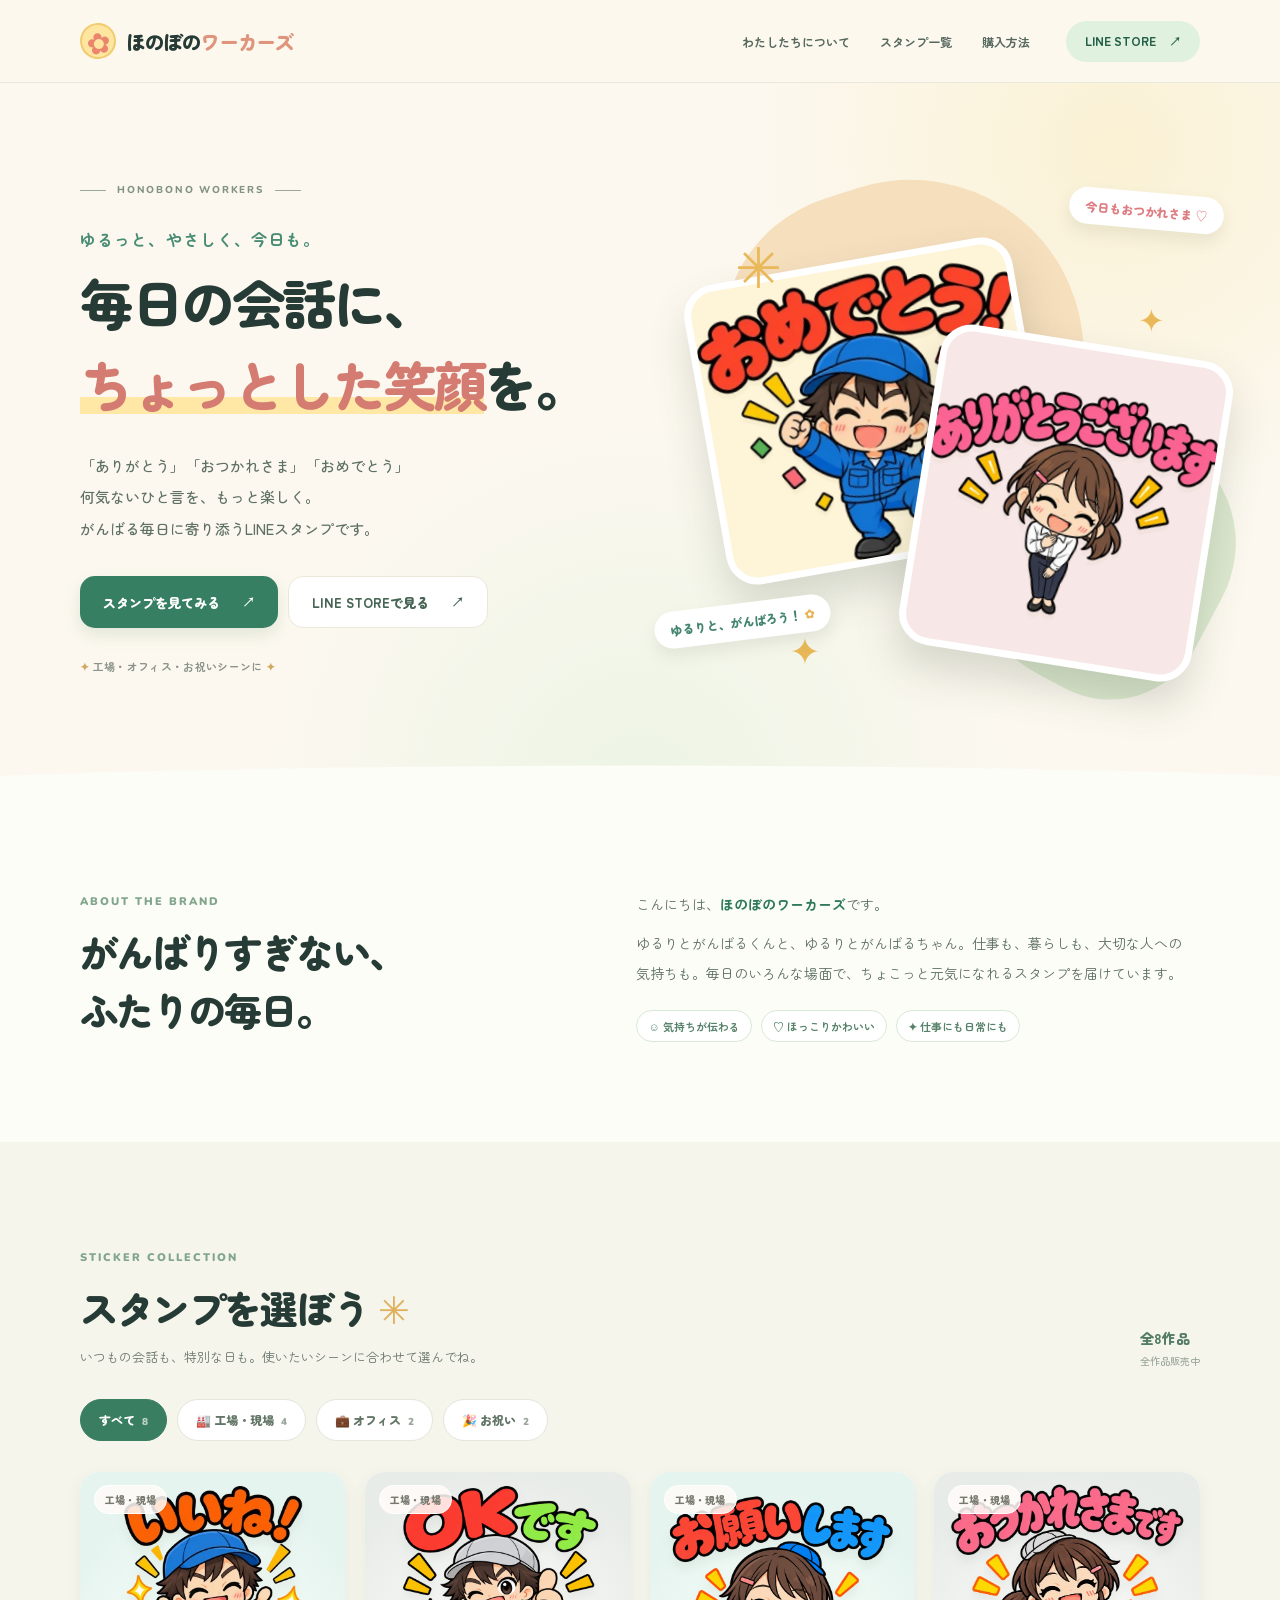
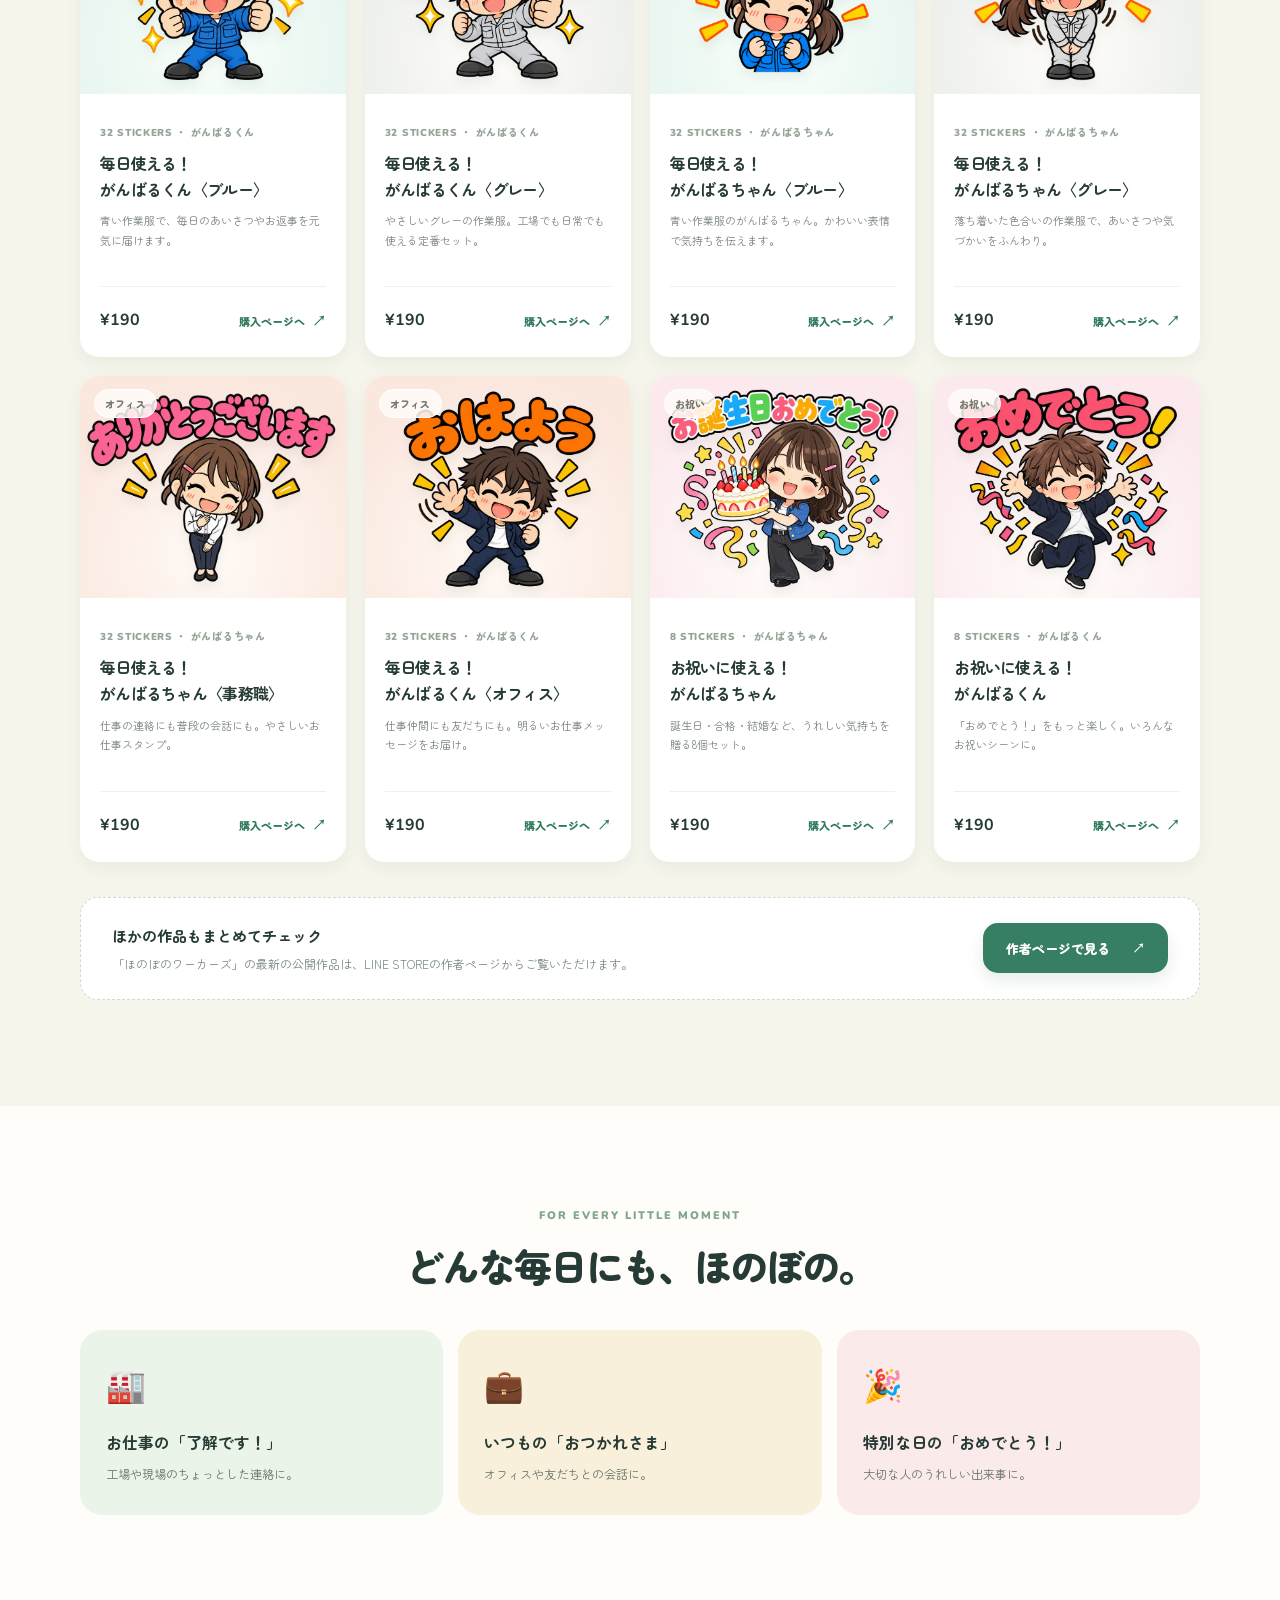
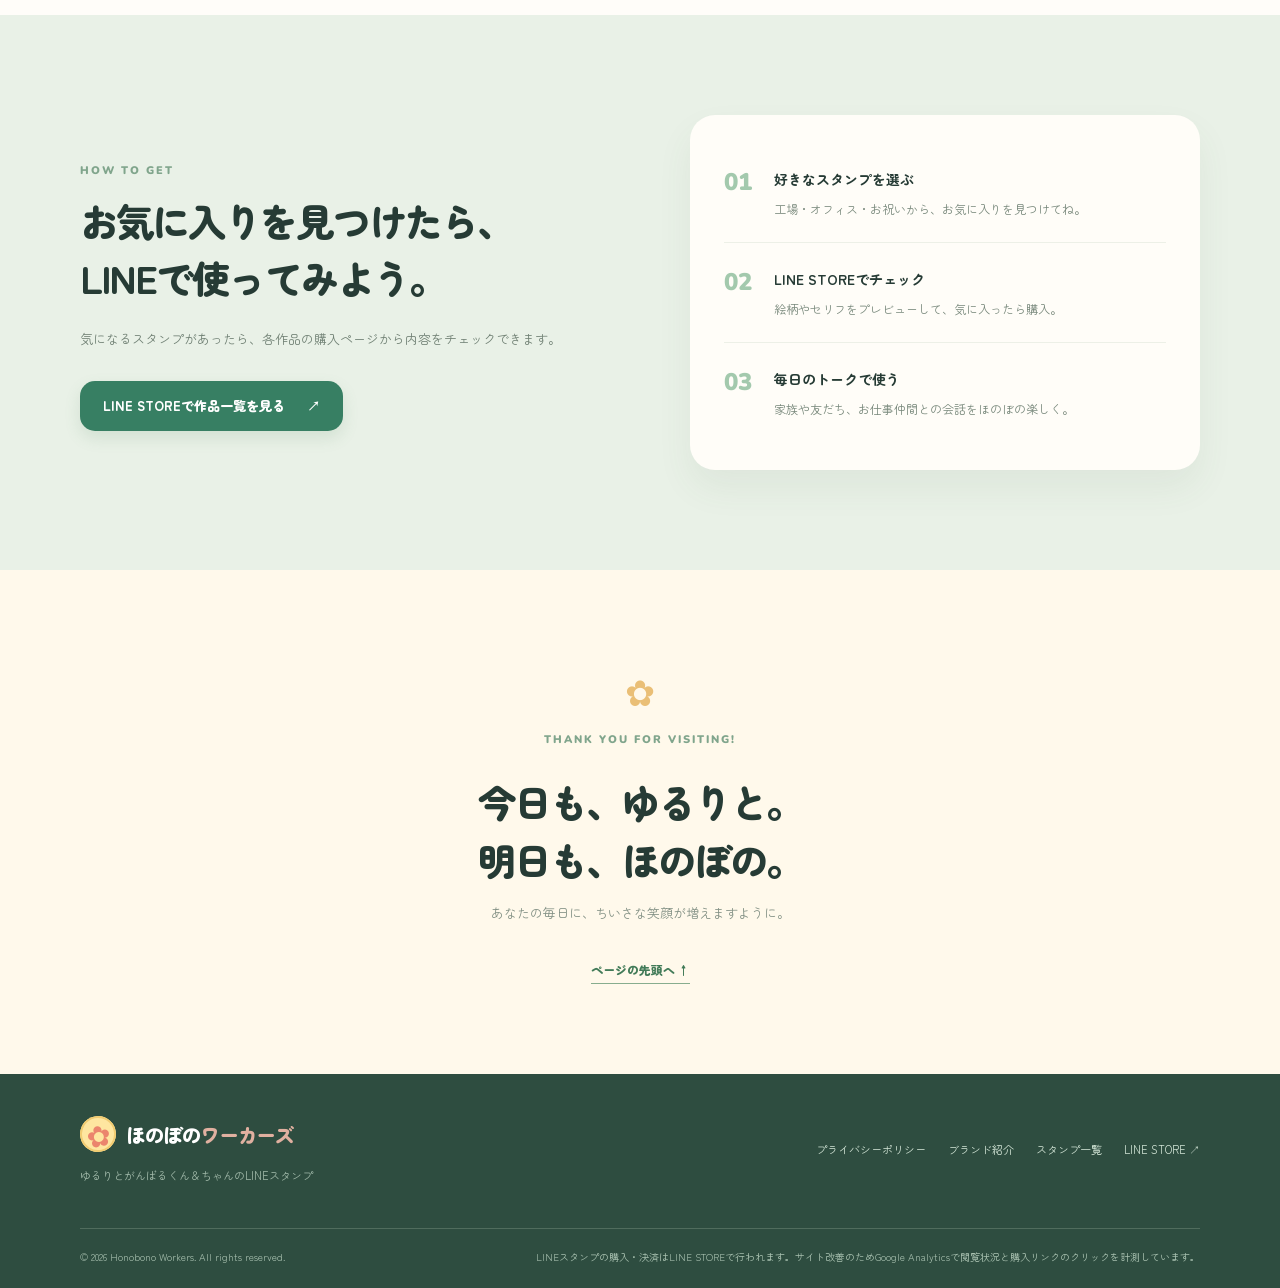
<file: index.html>
<!DOCTYPE html>

<html lang="ja">
<head>
<meta charset="utf-8"/>
<meta content="width=device-width, initial-scale=1" name="viewport"/>
<meta content="#fcf8ef" name="theme-color"/>
<meta content="ほのぼのワーカーズの公式LINEスタンプ紹介サイト。『ゆるりとがんばるくん』『ゆるりとがんばるちゃん』の、工場・現場、オフィス、誕生日や結婚のお祝いで使える、かわいいLINEスタンプをご紹介します。" name="description"/>
<meta content="website" property="og:type"/>
<meta content="ja_JP" property="og:locale"/>
<meta content="ほのぼのワーカーズ" property="og:site_name"/>
<meta content="ほのぼのワーカーズ｜毎日の会話に、ちょっとした笑顔を。" property="og:title"/>
<meta content="工場でも、オフィスでも、お祝いの日も。ゆるりとがんばるくん＆ちゃんのLINEスタンプ。" property="og:description"/>
<meta content="assets/ogp.jpg" property="og:image"/>
<meta content="summary_large_image" name="twitter:card"/>
<title>ほのぼのワーカーズ｜工場・オフィス・お祝いのLINEスタンプ</title>
<link href="assets/favicon.svg" rel="icon" type="image/svg+xml"/>
<link href="https://fonts.googleapis.com" rel="preconnect"/>
<link crossorigin="" href="https://fonts.gstatic.com" rel="preconnect"/>
<link href="https://fonts.googleapis.com/css2?family=Nunito:wght@400;600;700;800;900&amp;family=Zen+Maru+Gothic:wght@400;500;700;900&amp;display=swap" rel="stylesheet"/>
<link href="styles.css" rel="stylesheet"/>
<script type="application/ld+json">{"@context":"https://schema.org","@type":"WebSite","name":"ほのぼのワーカーズ","inLanguage":"ja","description":"工場・オフィス・お祝いで使えるLINEスタンプの公式紹介サイト","publisher":{"@type":"Organization","name":"ほのぼのワーカーズ","sameAs":["https://store.line.me/stickershop/author/6753349/ja"]}}</script>
<script async src="https://www.googletagmanager.com/gtag/js?id=G-D4K2JQMYRD"></script>
<script>
  window.dataLayer = window.dataLayer || [];
  function gtag(){dataLayer.push(arguments);}
  gtag('js', new Date());
  gtag('config', 'G-D4K2JQMYRD');
</script>
</head>
<body>
<div class="site-shell" id="top">
<header class="site-header">
<div class="container nav-wrap">
<a aria-label="ほのぼのワーカーズ トップへ" class="brand" href="#top">
<span aria-hidden="true" class="brand-mark">✿</span>
<span class="brand-text">ほのぼの<span>ワーカーズ</span></span>
</a>
<nav aria-label="サイト内のメニュー" class="desktop-nav">
<a href="#about">わたしたちについて</a>
<a href="#collection">スタンプ一覧</a>
<a href="#howto">購入方法</a>
</nav>
<a class="header-store" href="https://store.line.me/stickershop/author/6753349/ja" rel="noopener noreferrer" target="_blank">LINE STORE <span aria-hidden="true">↗</span></a>
</div>
</header>
<main>
<section aria-labelledby="hero-title" class="hero section">
<div class="container hero-grid">
<div class="hero-copy">
<div class="eyebrow"><span class="eyebrow-line"></span> HONOBONO WORKERS <span class="eyebrow-line"></span></div>
<div class="hero-kicker">ゆるっと、やさしく、今日も。</div>
<h1 id="hero-title">毎日の会話に、<br/><em>ちょっとした笑顔</em>を。</h1>
<p class="hero-lead">「ありがとう」「おつかれさま」「おめでとう」<br class="desktop-break"/>何気ないひと言を、もっと楽しく。<br/>がんばる毎日に寄り添うLINEスタンプです。</p>
<div class="hero-actions">
<a class="btn btn-main" href="#collection">スタンプを見てみる <span aria-hidden="true">↗</span></a>
<a class="btn btn-light" href="https://store.line.me/stickershop/author/6753349/ja" rel="noopener noreferrer" target="_blank">LINE STOREで見る <span aria-hidden="true">↗</span></a>
</div>
<div class="hero-note"><span class="small-spark">✦</span> 工場・オフィス・お祝いシーンに <span class="small-spark">✦</span></div>
</div>
<div aria-label="ゆるりとがんばるくんとゆるりとがんばるちゃんのスタンプ画像" class="hero-visual">
<div class="hero-glow hero-glow-one"></div>
<div class="hero-glow hero-glow-two"></div>
<div class="bubble bubble-top">今日もおつかれさま ♡</div>
<div class="character-card character-card-boy"><img alt="青い作業服でおめでとうと喜ぶ、ゆるりとがんばるくん" height="320" src="assets/boy-blue.webp" width="370"/></div>
<div class="character-card character-card-girl"><img alt="笑顔でお辞儀をする、ゆるりとがんばるちゃん" height="375" src="assets/girl-office.webp" width="500"/></div>
<div class="bubble bubble-bottom">ゆるりと、がんばろう！ <span aria-hidden="true">✿</span></div>
<span aria-hidden="true" class="floating-spark star-one">✳</span>
<span aria-hidden="true" class="floating-spark star-two">✦</span>
<span aria-hidden="true" class="floating-spark star-three">✦</span>
</div>
</div>
<div aria-hidden="true" class="hero-bottom-line"></div>
</section>
<section aria-labelledby="intro-title" class="intro section" id="about">
<div class="container intro-inner">
<div>
<span class="section-label">ABOUT THE BRAND</span>
<h2 id="intro-title">がんばりすぎない、<br/>ふたりの毎日。</h2>
</div>
<div class="intro-text">
<p>こんにちは、<strong>ほのぼのワーカーズ</strong>です。</p>
<p>ゆるりとがんばるくんと、ゆるりとがんばるちゃん。仕事も、暮らしも、大切な人への気持ちも。毎日のいろんな場面で、ちょこっと元気になれるスタンプを届けています。</p>
<div class="intro-tags"><span>☺ 気持ちが伝わる</span><span>♡ ほっこりかわいい</span><span>✦ 仕事にも日常にも</span></div>
</div>
</div>
</section>
<section aria-labelledby="collection-title" class="collections section" id="collection">
<div class="container">
<div class="section-heading">
<div>
<span class="section-label">STICKER COLLECTION</span>
<h2 id="collection-title">スタンプを選ぼう <span aria-hidden="true">✳</span></h2>
<p>いつもの会話も、特別な日も。使いたいシーンに合わせて選んでね。</p>
</div>
<span class="collection-count">全8作品 <small>全作品販売中</small></span>
</div>
<div aria-label="シリーズで絞り込む" class="filter-bar" role="group">
<button aria-pressed="true" class="filter-chip is-active" data-filter="all" type="button">すべて <span>8</span></button>
<button aria-pressed="false" class="filter-chip" data-filter="factory" type="button">🏭 工場・現場 <span>4</span></button>
<button aria-pressed="false" class="filter-chip" data-filter="office" type="button">💼 オフィス <span>2</span></button>
<button aria-pressed="false" class="filter-chip" data-filter="celebrate" type="button">🎉 お祝い <span>2</span></button>
</div>
<div class="sticker-grid" id="sticker-grid">
<article class="sticker-card" data-category="factory">
<div class="sticker-preview color-sky"><span class="type-pill">工場・現場</span><img alt="いいね！と笑顔で親指を立てる、青い作業服のゆるりとがんばるくん" loading="lazy" src="assets/thumb-boy-blue-iine.webp"/></div>
<div class="sticker-body"><span class="sticker-meta">32 STICKERS ・ がんばるくん</span><h3>毎日使える！<br/>がんばるくん〈ブルー〉</h3><p>青い作業服で、毎日のあいさつやお返事を元気に届けます。</p><div class="card-bottom"><strong>¥190</strong><a aria-label="がんばるくん ブルーをLINE STOREで見る" class="card-cta" href="https://store.line.me/stickershop/product/37341957/ja" rel="noopener noreferrer" target="_blank">購入ページへ <span>↗</span></a></div></div>
</article>
<article class="sticker-card" data-category="factory">
<div class="sticker-preview color-gray"><span class="type-pill">工場・現場</span><img alt="OKです、と笑顔で親指を立てるグレーの作業服のゆるりとがんばるくん" loading="lazy" src="assets/thumb-boy-gray-okdesu.png"/></div>
<div class="sticker-body"><span class="sticker-meta">32 STICKERS ・ がんばるくん</span><h3>毎日使える！<br/>がんばるくん〈グレー〉</h3><p>やさしいグレーの作業服。工場でも日常でも使える定番セット。</p><div class="card-bottom"><strong>¥190</strong><a aria-label="がんばるくん グレーをLINE STOREで見る" class="card-cta" href="https://store.line.me/stickershop/product/37349659/ja" rel="noopener noreferrer" target="_blank">購入ページへ <span>↗</span></a></div></div>
</article>
<article class="sticker-card" data-category="factory">
<div class="sticker-preview color-sky"><span class="type-pill">工場・現場</span><img alt="お願いします、と笑顔で応える青い作業服のゆるりとがんばるちゃん" loading="lazy" src="assets/thumb-girl-blue-onegaishimasu.png"/></div>
<div class="sticker-body"><span class="sticker-meta">32 STICKERS ・ がんばるちゃん</span><h3>毎日使える！<br/>がんばるちゃん〈ブルー〉</h3><p>青い作業服のがんばるちゃん。かわいい表情で気持ちを伝えます。</p><div class="card-bottom"><strong>¥190</strong><a aria-label="がんばるちゃん ブルーをLINE STOREで見る" class="card-cta" href="https://store.line.me/stickershop/product/37352826/ja" rel="noopener noreferrer" target="_blank">購入ページへ <span>↗</span></a></div></div>
</article>
<article class="sticker-card" data-category="factory">
<div class="sticker-preview color-gray"><span class="type-pill">工場・現場</span><img alt="おつかれさまです、とお辞儀するグレーの作業服のゆるりとがんばるちゃん" loading="lazy" src="assets/thumb-girl-gray-otsukaresama.webp"/></div>
<div class="sticker-body"><span class="sticker-meta">32 STICKERS ・ がんばるちゃん</span><h3>毎日使える！<br/>がんばるちゃん〈グレー〉</h3><p>落ち着いた色合いの作業服で、あいさつや気づかいをふんわり。</p><div class="card-bottom"><strong>¥190</strong><a aria-label="がんばるちゃん グレーをLINE STOREで見る" class="card-cta" href="https://store.line.me/stickershop/product/37385986/ja" rel="noopener noreferrer" target="_blank">購入ページへ <span>↗</span></a></div></div>
</article>
<article class="sticker-card" data-category="office">
<div class="sticker-preview color-peach"><span class="type-pill">オフィス</span><img alt="ありがとうございます、と丁寧にお礼をする事務職のゆるりとがんばるちゃん" loading="lazy" src="assets/thumb-girl-office-arigatou.webp"/></div>
<div class="sticker-body"><span class="sticker-meta">32 STICKERS ・ がんばるちゃん</span><h3>毎日使える！<br/>がんばるちゃん〈事務職〉</h3><p>仕事の連絡にも普段の会話にも。やさしいお仕事スタンプ。</p><div class="card-bottom"><strong>¥190</strong><a aria-label="がんばるちゃん 事務職をLINE STOREで見る" class="card-cta" href="https://store.line.me/stickershop/product/37397033/ja" rel="noopener noreferrer" target="_blank">購入ページへ <span>↗</span></a></div></div>
</article>
<article class="sticker-card" data-category="office">
<div class="sticker-preview color-peach"><span class="type-pill">オフィス</span><img alt="おはよう、と元気に手を振るオフィス姿のゆるりとがんばるくん" loading="lazy" src="assets/thumb-boy-office-ohayou.png"/></div>
<div class="sticker-body"><span class="sticker-meta">32 STICKERS ・ がんばるくん</span><h3>毎日使える！<br/>がんばるくん〈オフィス〉</h3><p>仕事仲間にも友だちにも。明るいお仕事メッセージをお届け。</p><div class="card-bottom"><strong>¥190</strong><a aria-label="がんばるくん オフィスをLINE STOREで見る" class="card-cta" href="https://store.line.me/stickershop/product/37444762/ja" rel="noopener noreferrer" target="_blank">購入ページへ <span>↗</span></a></div></div>
</article>
<article class="sticker-card" data-category="celebrate">
<div class="sticker-preview color-pink"><span class="type-pill">お祝い</span><img alt="お誕生日おめでとう！とケーキで祝うゆるりとがんばるちゃん" loading="lazy" src="assets/thumb-girl-celebrate-birthday.webp"/></div>
<div class="sticker-body"><span class="sticker-meta">8 STICKERS ・ がんばるちゃん</span><h3>お祝いに使える！<br/>がんばるちゃん</h3><p>誕生日・合格・結婚など、うれしい気持ちを贈る8個セット。</p><div class="card-bottom"><strong>¥190</strong><a aria-label="がんばるちゃん お祝いシリーズをLINE STOREで見る" class="card-cta" href="https://store.line.me/stickershop/product/37449111/ja" rel="noopener noreferrer" target="_blank">購入ページへ <span>↗</span></a></div></div>
</article>
<article class="sticker-card" data-category="celebrate">
<div class="sticker-preview color-pink"><span class="type-pill">お祝い</span><img alt="おめでとう！と元気に祝うゆるりとがんばるくん" loading="lazy" src="assets/thumb-boy-celebrate-omedetou.webp"/></div>
<div class="sticker-body"><span class="sticker-meta">8 STICKERS ・ がんばるくん</span><h3>お祝いに使える！<br/>がんばるくん</h3><p>「おめでとう！」をもっと楽しく。いろんなお祝いシーンに。</p><div class="card-bottom"><strong>¥190</strong><a aria-label="がんばるくん お祝いシリーズをLINE STOREで見る" class="card-cta" href="https://store.line.me/stickershop/product/37449575/ja" rel="noopener noreferrer" target="_blank">購入ページへ <span>↗</span></a></div></div>
</article>
</div>
<div class="all-stickers-callout">
<div><strong>ほかの作品もまとめてチェック</strong><p>「ほのぼのワーカーズ」の最新の公開作品は、LINE STOREの作者ページからご覧いただけます。</p></div>
<a class="btn btn-main" href="https://store.line.me/stickershop/author/6753349/ja" rel="noopener noreferrer" target="_blank">作者ページで見る <span>↗</span></a>
</div>
</div>
</section>
<section aria-labelledby="scene-heading" class="scene-strip section">
<div class="container">
<span class="section-label">FOR EVERY LITTLE MOMENT</span>
<h2 id="scene-heading">どんな毎日にも、ほのぼの。</h2>
<div class="scenes">
<div class="scene scene-green"><span class="scene-icon">🏭</span><h3>お仕事の「了解です！」</h3><p>工場や現場のちょっとした連絡に。</p></div>
<div class="scene scene-cream"><span class="scene-icon">💼</span><h3>いつもの「おつかれさま」</h3><p>オフィスや友だちとの会話に。</p></div>
<div class="scene scene-rose"><span class="scene-icon">🎉</span><h3>特別な日の「おめでとう！」</h3><p>大切な人のうれしい出来事に。</p></div>
</div>
</div>
</section>
<section aria-labelledby="howto-title" class="howto section" id="howto">
<div class="container howto-grid">
<div class="howto-copy"><span class="section-label">HOW TO GET</span><h2 id="howto-title">お気に入りを見つけたら、<br/>LINEで使ってみよう。</h2><p>気になるスタンプがあったら、各作品の購入ページから内容をチェックできます。</p><a class="btn btn-main" href="https://store.line.me/stickershop/author/6753349/ja" rel="noopener noreferrer" target="_blank">LINE STOREで作品一覧を見る <span>↗</span></a></div>
<div class="steps"><div><span>01</span><div><strong>好きなスタンプを選ぶ</strong><p>工場・オフィス・お祝いから、お気に入りを見つけてね。</p></div></div><div><span>02</span><div><strong>LINE STOREでチェック</strong><p>絵柄やセリフをプレビューして、気に入ったら購入。</p></div></div><div><span>03</span><div><strong>毎日のトークで使う</strong><p>家族や友だち、お仕事仲間との会話をほのぼの楽しく。</p></div></div></div>
</div>
</section>
<section aria-labelledby="last-title" class="last-message section"><div class="container last-message-inner"><span aria-hidden="true" class="last-flower">✿</span><span class="section-label">THANK YOU FOR VISITING!</span><h2 id="last-title">今日も、ゆるりと。<br/>明日も、ほのぼの。</h2><p>あなたの毎日に、ちいさな笑顔が増えますように。</p><a class="back-top" href="#top">ページの先頭へ ↑</a></div></section>
</main>
<footer class="site-footer"><div class="container footer-grid"><div class="footer-brand"><div class="brand"><span aria-hidden="true" class="brand-mark">✿</span><span class="brand-text">ほのぼの<span>ワーカーズ</span></span></div><p>ゆるりとがんばるくん＆ちゃんのLINEスタンプ</p></div><div class="footer-links"><a href="privacy.html">プライバシーポリシー</a><a href="#about">ブランド紹介</a><a href="#collection">スタンプ一覧</a><a href="https://store.line.me/stickershop/author/6753349/ja" rel="noopener noreferrer" target="_blank">LINE STORE ↗</a></div></div><div class="container footer-bottom"><small>© 2026 Honobono Workers. All rights reserved.</small><small>LINEスタンプの購入・決済はLINE STOREで行われます。サイト改善のためGoogle Analyticsで閲覧状況と購入リンクのクリックを計測しています。</small></div></footer>
</div>
<script defer="" src="script.js?v=ga4-20261020-1"></script>
</body>
</html>
</file>
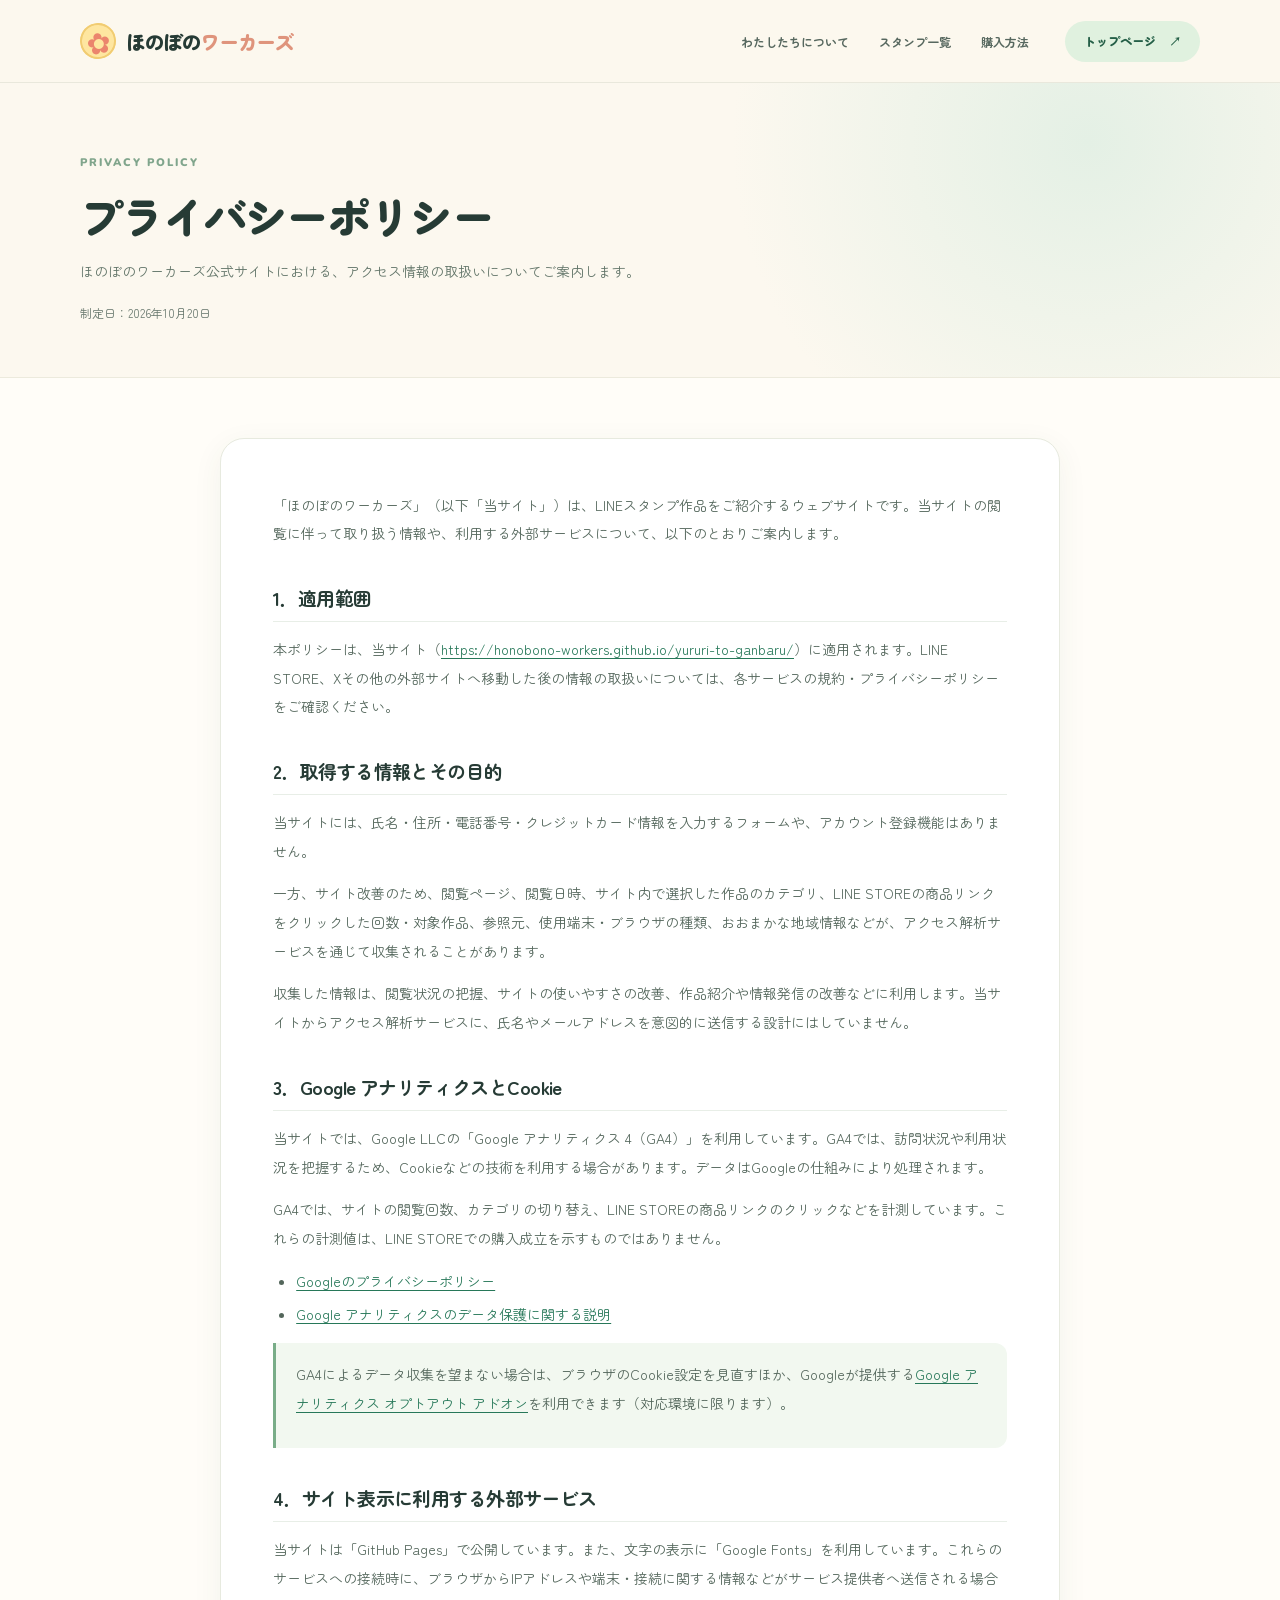
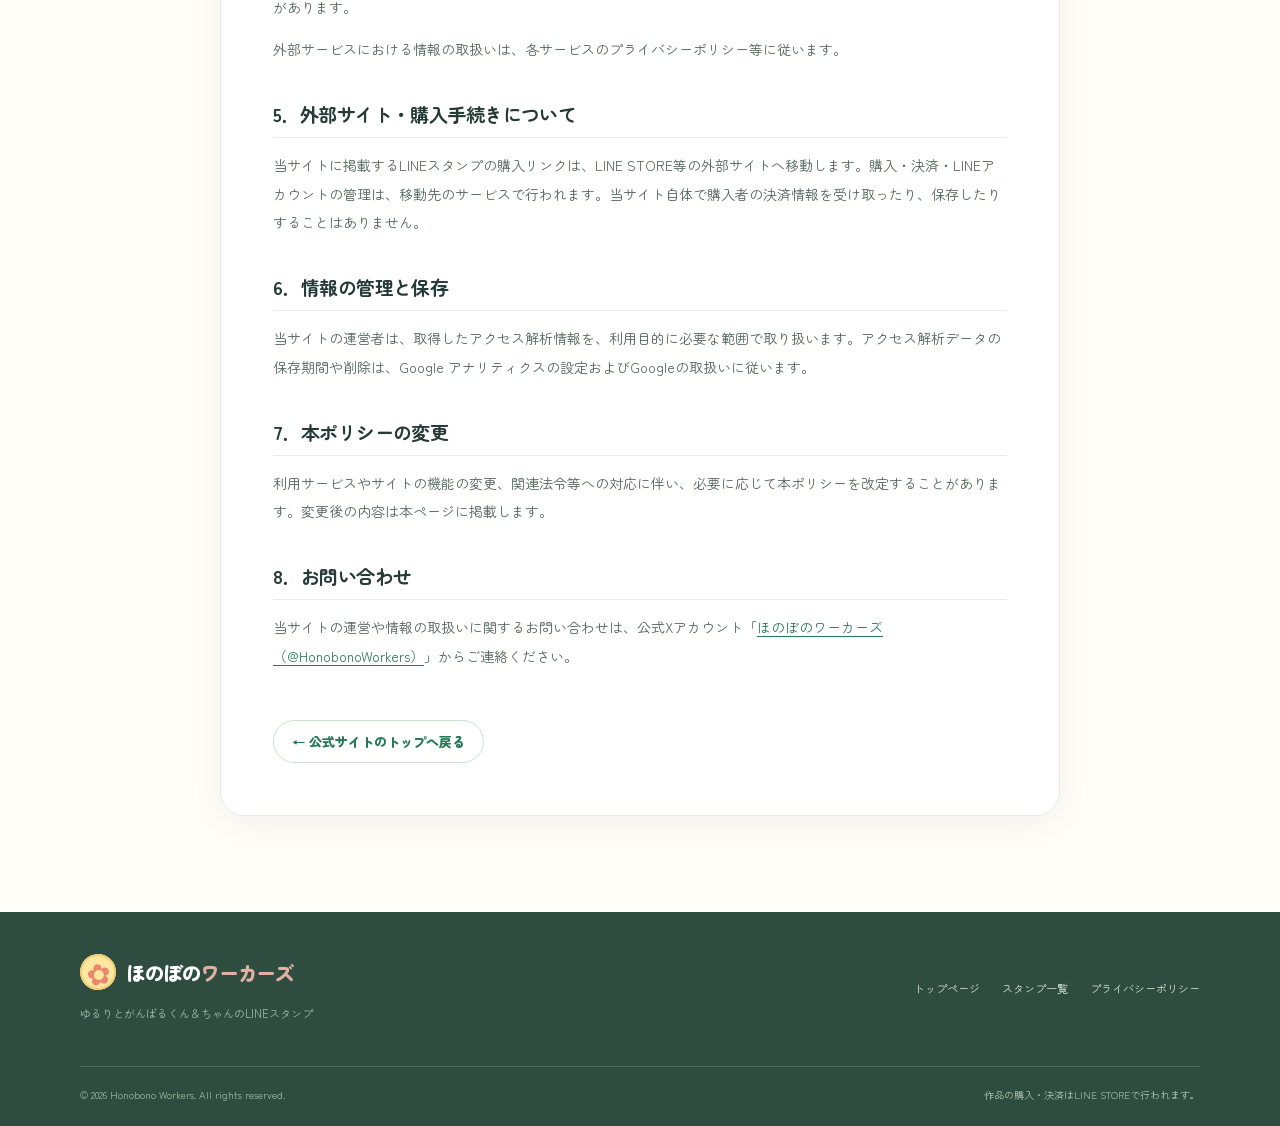
<file: privacy.html>
<!DOCTYPE html>
<html lang="ja">
<head>
<meta charset="utf-8">
<meta name="viewport" content="width=device-width, initial-scale=1">
<meta name="theme-color" content="#fcf8ef">
<meta name="description" content="ほのぼのワーカーズ公式サイトのプライバシーポリシー。アクセス解析、Cookie、外部サービスの利用についてご案内します。">
<meta name="robots" content="index,follow">
<link rel="canonical" href="https://honobono-workers.github.io/yururi-to-ganbaru/privacy.html">
<title>プライバシーポリシー｜ほのぼのワーカーズ</title>
<link rel="icon" href="assets/favicon.svg" type="image/svg+xml">
<link rel="preconnect" href="https://fonts.googleapis.com">
<link rel="preconnect" href="https://fonts.gstatic.com" crossorigin>
<link href="https://fonts.googleapis.com/css2?family=Nunito:wght@400;600;700;800;900&amp;family=Zen+Maru+Gothic:wght@400;500;700;900&amp;display=swap" rel="stylesheet">
<link rel="stylesheet" href="styles.css">
<style>
  .privacy-hero{padding:64px 0 54px;background:radial-gradient(circle at 85% 20%,#e4f0e5,transparent 32%),#fcf8ef;border-bottom:1px solid #eceadd}
  .privacy-hero h1{font-size:clamp(29px,4vw,43px);font-weight:900;letter-spacing:-.04em;margin:0 0 12px}
  .privacy-hero p{font-size:14px;line-height:1.9;color:#617468;margin:0}
  .privacy-hero .updated{display:inline-block;margin-top:19px;font-size:12px;color:#67776d}
  .privacy-content{padding:60px 0 96px;background:#fffdf8}
  .privacy-document{max-width:840px;margin:auto;background:white;border:1px solid #e7eadf;border-radius:24px;box-shadow:0 8px 30px #384d3110;padding:clamp(24px,4.4vw,52px)}
  .privacy-document .intro{padding:0;background:none}
  .privacy-document p,.privacy-document li{font-size:14px;line-height:2.05;color:#53665b}
  .privacy-document section{margin-top:36px}
  .privacy-document h2{font-size:19px;letter-spacing:-.03em;margin:0 0 13px;padding-bottom:10px;border-bottom:1px solid #e8eee7}
  .privacy-document ul{padding-left:1.45em;margin:0}
  .privacy-document li+li{margin-top:5px}
  .privacy-document a{color:#277859;text-decoration:underline;text-underline-offset:3px;overflow-wrap:anywhere}
  .privacy-document a:hover{color:#174d38}
  .privacy-document .notice{background:#f2f8f0;border-left:3px solid #79ad88;border-radius:0 12px 12px 0;padding:17px 20px;margin-top:14px}
  .privacy-return{display:inline-flex;margin-top:36px;border:1px solid #cde0d0;border-radius:999px;padding:11px 18px;font-size:13px;font-weight:900;color:#2a795b;text-decoration:none!important}
  .privacy-return:hover{background:#edf6eb}
  @media(max-width:760px){.privacy-hero{padding:45px 0 36px}.privacy-content{padding:33px 0 60px}.privacy-document{border-radius:16px}.privacy-document h2{font-size:17px}.privacy-document p,.privacy-document li{font-size:13px}}
</style>
<script async src="https://www.googletagmanager.com/gtag/js?id=G-D4K2JQMYRD"></script>
<script>
  window.dataLayer = window.dataLayer || [];
  function gtag(){dataLayer.push(arguments);}
  gtag('js', new Date());
  gtag('config', 'G-D4K2JQMYRD');
</script>
</head>
<body>
<div class="site-shell">
<header class="site-header">
  <div class="container nav-wrap">
    <a class="brand" href="./" aria-label="ほのぼのワーカーズ トップページへ">
      <span aria-hidden="true" class="brand-mark">✿</span>
      <span class="brand-text">ほのぼの<span>ワーカーズ</span></span>
    </a>
    <nav class="desktop-nav" aria-label="サイト内のメニュー">
      <a href="./#about">わたしたちについて</a>
      <a href="./#collection">スタンプ一覧</a>
      <a href="./#howto">購入方法</a>
    </nav>
    <a class="header-store" href="./">トップページ <span aria-hidden="true">↗</span></a>
  </div>
</header>
<main id="top">
<section class="privacy-hero" aria-labelledby="privacy-title">
  <div class="container">
    <span class="section-label">PRIVACY POLICY</span>
    <h1 id="privacy-title">プライバシーポリシー</h1>
    <p>ほのぼのワーカーズ公式サイトにおける、アクセス情報の取扱いについてご案内します。</p>
    <span class="updated">制定日：2026年10月20日</span>
  </div>
</section>
<div class="privacy-content">
  <article class="container privacy-document">
    <p>「ほのぼのワーカーズ」（以下「当サイト」）は、LINEスタンプ作品をご紹介するウェブサイトです。当サイトの閲覧に伴って取り扱う情報や、利用する外部サービスについて、以下のとおりご案内します。</p>

    <section aria-labelledby="scope"><h2 id="scope">1．適用範囲</h2>
      <p>本ポリシーは、当サイト（<a href="https://honobono-workers.github.io/yururi-to-ganbaru/">https://honobono-workers.github.io/yururi-to-ganbaru/</a>）に適用されます。LINE STORE、Xその他の外部サイトへ移動した後の情報の取扱いについては、各サービスの規約・プライバシーポリシーをご確認ください。</p>
    </section>

    <section aria-labelledby="collected"><h2 id="collected">2．取得する情報とその目的</h2>
      <p>当サイトには、氏名・住所・電話番号・クレジットカード情報を入力するフォームや、アカウント登録機能はありません。</p>
      <p>一方、サイト改善のため、閲覧ページ、閲覧日時、サイト内で選択した作品のカテゴリ、LINE STOREの商品リンクをクリックした回数・対象作品、参照元、使用端末・ブラウザの種類、おおまかな地域情報などが、アクセス解析サービスを通じて収集されることがあります。</p>
      <p>収集した情報は、閲覧状況の把握、サイトの使いやすさの改善、作品紹介や情報発信の改善などに利用します。当サイトからアクセス解析サービスに、氏名やメールアドレスを意図的に送信する設計にはしていません。</p>
    </section>

    <section aria-labelledby="analytics"><h2 id="analytics">3．Google アナリティクスとCookie</h2>
      <p>当サイトでは、Google LLCの「Google アナリティクス 4（GA4）」を利用しています。GA4では、訪問状況や利用状況を把握するため、Cookieなどの技術を利用する場合があります。データはGoogleの仕組みにより処理されます。</p>
      <p>GA4では、サイトの閲覧回数、カテゴリの切り替え、LINE STOREの商品リンクのクリックなどを計測しています。これらの計測値は、LINE STOREでの購入成立を示すものではありません。</p>
      <ul>
        <li><a href="https://policies.google.com/privacy?hl=ja" target="_blank" rel="noopener noreferrer">Googleのプライバシーポリシー</a></li>
        <li><a href="https://support.google.com/analytics/answer/6004245?hl=ja" target="_blank" rel="noopener noreferrer">Google アナリティクスのデータ保護に関する説明</a></li>
      </ul>
      <div class="notice">
        <p>GA4によるデータ収集を望まない場合は、ブラウザのCookie設定を見直すほか、Googleが提供する<a href="https://tools.google.com/dlpage/gaoptout?hl=ja" target="_blank" rel="noopener noreferrer">Google アナリティクス オプトアウト アドオン</a>を利用できます（対応環境に限ります）。</p>
      </div>
    </section>

    <section aria-labelledby="external-services"><h2 id="external-services">4．サイト表示に利用する外部サービス</h2>
      <p>当サイトは「GitHub Pages」で公開しています。また、文字の表示に「Google Fonts」を利用しています。これらのサービスへの接続時に、ブラウザからIPアドレスや端末・接続に関する情報などがサービス提供者へ送信される場合があります。</p>
      <p>外部サービスにおける情報の取扱いは、各サービスのプライバシーポリシー等に従います。</p>
    </section>

    <section aria-labelledby="outside"><h2 id="outside">5．外部サイト・購入手続きについて</h2>
      <p>当サイトに掲載するLINEスタンプの購入リンクは、LINE STORE等の外部サイトへ移動します。購入・決済・LINEアカウントの管理は、移動先のサービスで行われます。当サイト自体で購入者の決済情報を受け取ったり、保存したりすることはありません。</p>
    </section>

    <section aria-labelledby="security"><h2 id="security">6．情報の管理と保存</h2>
      <p>当サイトの運営者は、取得したアクセス解析情報を、利用目的に必要な範囲で取り扱います。アクセス解析データの保存期間や削除は、Google アナリティクスの設定およびGoogleの取扱いに従います。</p>
    </section>

    <section aria-labelledby="revisions"><h2 id="revisions">7．本ポリシーの変更</h2>
      <p>利用サービスやサイトの機能の変更、関連法令等への対応に伴い、必要に応じて本ポリシーを改定することがあります。変更後の内容は本ページに掲載します。</p>
    </section>

    <section aria-labelledby="contact"><h2 id="contact">8．お問い合わせ</h2>
      <p>当サイトの運営や情報の取扱いに関するお問い合わせは、公式Xアカウント「<a href="https://x.com/HonobonoWorkers" target="_blank" rel="noopener noreferrer">ほのぼのワーカーズ（@HonobonoWorkers）</a>」からご連絡ください。</p>
    </section>

    <a class="privacy-return" href="./">← 公式サイトのトップへ戻る</a>
  </article>
</div>
</main>
<footer class="site-footer">
  <div class="container footer-grid">
    <div class="footer-brand">
      <div class="brand"><span aria-hidden="true" class="brand-mark">✿</span><span class="brand-text">ほのぼの<span>ワーカーズ</span></span></div>
      <p>ゆるりとがんばるくん＆ちゃんのLINEスタンプ</p>
    </div>
    <div class="footer-links">
      <a href="./">トップページ</a>
      <a href="./#collection">スタンプ一覧</a>
      <a href="privacy.html" aria-current="page">プライバシーポリシー</a>
    </div>
  </div>
  <div class="container footer-bottom">
    <small>© 2026 Honobono Workers. All rights reserved.</small>
    <small>作品の購入・決済はLINE STOREで行われます。</small>
  </div>
</footer>
</div>
</body>
</html>
</file>
<file: styles.css>
:root{--ink:#263b35;--muted:#6b786e;--cream:#fcf8ef;--cream2:#fffdf8;--line:#e7e8db;--green:#2e8b68;--green-d:#226e55;--pink:#e88688;--rose:#fff0e9;--shadow:0 16px 45px rgba(43,64,48,.075)}
*,*::before,*::after{box-sizing:border-box}html{scroll-behavior:smooth;scroll-padding-top:85px}body{margin:0;color:var(--ink);background:var(--cream);font-family:"Zen Maru Gothic","Hiragino Maru Gothic ProN","Yu Gothic",sans-serif;-webkit-font-smoothing:antialiased}button,a{-webkit-tap-highlight-color:transparent}a{text-decoration:none;color:inherit}button{font:inherit}img{display:block;max-width:100%}::selection{background:#d1ebd7;color:#123c27}.container{width:min(1120px,calc(100% - 48px));margin-inline:auto}.section{position:relative}.site-shell{overflow:hidden}.site-header{position:relative;z-index:20;background:rgba(252,248,239,.95);border-bottom:1px solid #e9e8dc}.nav-wrap{min-height:82px;display:flex;align-items:center;gap:36px}.brand{display:inline-flex;align-items:center;gap:10px;flex-shrink:0}.brand-mark{width:36px;height:36px;background:#fee6a0;color:#eb856d;box-shadow:inset 0 0 0 2px #f1cc72;border-radius:50%;font-size:29px;line-height:36px;text-align:center;transform:rotate(-12deg)}.brand-text{font-size:20px;font-weight:900;letter-spacing:-.07em;white-space:nowrap}.brand-text span{color:#df947c}.desktop-nav{display:flex;align-items:center;gap:30px;margin-left:auto}.desktop-nav a{font-weight:700;color:#57685f;font-size:12px;white-space:nowrap}.desktop-nav a:hover{color:var(--green)}.header-store{background:#e0f1df;color:#245f47;padding:11px 19px;border-radius:999px;font-weight:900;white-space:nowrap;font-size:12px}.header-store:hover{background:#cce7cd}.header-store span{margin-left:10px}.hero{background:radial-gradient(circle at 87% 9%,#faf1d4 0,transparent 28%),radial-gradient(circle at 50% 100%,#ecf4e5 0,transparent 39%),var(--cream);padding:88px 0 110px}.hero-grid{display:grid;grid-template-columns:52% 48%;align-items:center;min-height:470px;gap:8px}.hero-copy{position:relative;z-index:4}.eyebrow{display:flex;align-items:center;gap:11px;letter-spacing:.18em;color:#829383;font:800 10px Nunito,sans-serif;margin-bottom:30px}.eyebrow-line{height:1px;width:26px;background:#9aac99}.hero-kicker{font-size:16px;font-weight:700;color:#478c73;margin-bottom:10px;letter-spacing:.07em}h1,h2,h3,p{margin-top:0}.hero h1{font-size:clamp(36px,4.2vw,56px);font-weight:900;line-height:1.53;letter-spacing:-.065em;margin-bottom:24px}.hero h1 em{font-style:normal;position:relative;white-space:nowrap;color:#d47c71;background:linear-gradient(transparent 67%,#ffe7a5 68%,#ffe7a5 89%,transparent 90%)}.hero-lead{font-size:15px;line-height:2.1;font-weight:500;color:#5f7164;margin-bottom:32px}.hero-actions{display:flex;flex-wrap:wrap;gap:10px}.btn{display:inline-flex;align-items:center;justify-content:space-between;gap:22px;padding:15px 23px;border-radius:15px;font-weight:900;font-size:13px;white-space:nowrap;transition:transform .2s,background .2s,box-shadow .2s}.btn:hover{transform:translateY(-2px);box-shadow:0 10px 18px #53715a18}.btn-main{background:#377f63;color:white;box-shadow:0 7px 16px #4f886126}.btn-main:hover{background:#21684e}.btn-light{background:#fff;border:1px solid #ebe7d9;color:#466454}.btn-light:hover{background:#faf5e8}.hero-note{margin-top:30px;color:#8a9488;font-size:11px;font-weight:700;letter-spacing:.03em}.small-spark{color:#d2a75f}.hero-visual{height:515px;position:relative}.hero-glow{position:absolute;pointer-events:none}.hero-glow-one{width:355px;height:355px;background:#f6dfbd;left:11%;top:2%;border-radius:46% 54% 57% 43%;transform:rotate(-18deg)}.hero-glow-two{width:270px;height:270px;background:#dce9cf;right:-4%;bottom:0;border-radius:52% 48% 40% 60%;transform:rotate(28deg)}.character-card{position:absolute;background:rgba(255,255,255,.86);border:7px solid white;box-shadow:0 22px 42px #394b3730;border-radius:32px;overflow:hidden;display:flex;justify-content:center;align-items:center}.character-card-boy{width:62%;height:59%;right:32%;top:17%;transform:rotate(-10deg);z-index:2;background:#fef4d8}.character-card-girl{width:55%;height:63%;right:-1%;bottom:4%;transform:rotate(9deg);z-index:3;background:#f7e7e7}.character-card img{width:100%;height:100%;object-fit:contain;filter:drop-shadow(0 5px 0 #9b9b6410)}.character-card-boy img{transform:scale(1.09)}.character-card-girl img{transform:scale(1.08)}.bubble{position:absolute;background:white;padding:10px 16px;border-radius:999px;box-shadow:0 8px 16px #5e614a1c;font-weight:900;font-size:12px;white-space:nowrap;z-index:6}.bubble-top{top:4%;right:-3%;transform:rotate(5deg);color:#dd7d82}.bubble-bottom{bottom:9%;left:-3%;transform:rotate(-7deg);color:#43856f}.bubble-bottom span{color:#e8b65a}.floating-spark{position:absolute;z-index:4;color:#e9b858}.star-one{top:10%;left:12%;font-size:56px}.star-two{top:24%;right:8%;font-size:32px}.star-three{bottom:2%;left:22%;font-size:38px}.hero-bottom-line{position:absolute;bottom:0;left:0;width:100%;height:32px;background:#fcfdf7;clip-path:ellipse(66% 95% at 50% 100%)}
.intro{background:#fcfdf7;padding:90px 0 96px}.intro-inner{display:grid;grid-template-columns:47% 53%;gap:30px;align-items:center}.section-label{font-family:Nunito,sans-serif;letter-spacing:.18em;font-size:11px;font-weight:900;color:#80a58c;display:inline-block;margin-bottom:14px}.intro h2,.section-heading h2,.scene-strip h2,.howto h2,.last-message h2{font-size:clamp(27px,3vw,39px);font-weight:900;line-height:1.5;letter-spacing:-.05em;margin-bottom:8px}.intro-text{max-width:550px}.intro-text p{font-size:14px;line-height:2.1;color:#5c6d62;margin-bottom:10px}.intro-text strong{color:#2f7a5b}.intro-tags{display:flex;gap:9px;flex-wrap:wrap;margin-top:22px}.intro-tags span{border:1px solid #d9e9d9;color:#568369;background:white;padding:7px 11px;font-size:11px;border-radius:99px;font-weight:700}
.collections{background:#f5f5ec;padding:100px 0 106px}.section-heading{display:flex;align-items:end;justify-content:space-between;gap:16px}.section-heading h2 span{color:#e0b15c;font-weight:500}.section-heading p{color:var(--muted);font-size:13px;margin:0;line-height:1.8}.collection-count{white-space:nowrap;font-size:14px;font-weight:900;color:#557d65}.collection-count small{display:block;color:#9da99c;font-size:10px;font-weight:500;margin-top:5px}.filter-bar{display:flex;flex-wrap:wrap;gap:10px;margin-top:31px;margin-bottom:31px}.filter-chip{background:#fff;border:1px solid #e3e6db;border-radius:99px;color:#627566;padding:11px 18px;cursor:pointer;font-size:12px;font-weight:900;transition:all .15s}.filter-chip span{font-family:Nunito,sans-serif;font-size:10px;font-weight:900;opacity:.64;margin-left:4px}.filter-chip:hover{border-color:#7ab594}.filter-chip.is-active{background:#3a7e62;border-color:#3a7e62;color:#fff}.sticker-grid{display:grid;grid-template-columns:repeat(4,minmax(0,1fr));gap:19px}.sticker-card{min-width:0;background:white;border-radius:19px;overflow:hidden;box-shadow:0 5px 16px #384d3111;transition:transform .22s,box-shadow .22s}.sticker-card:hover{transform:translateY(-5px);box-shadow:0 17px 26px #384d311b}.sticker-card[hidden]{display:none!important}.sticker-preview{height:222px;display:flex;align-items:center;justify-content:center;position:relative;overflow:hidden}.sticker-preview img{width:96%;height:92%;object-fit:contain;filter:drop-shadow(0 7px 5px #53645413)}.color-sky{background:radial-gradient(circle at 50% 80%,#f9fffa 0,#e6f4ef 70%)}.color-gray{background:radial-gradient(circle at 50% 80%,#fffdfa 0,#e8ece9 80%)}.color-peach{background:radial-gradient(circle at 50% 80%,#fffaf5 0,#fae7de 80%)}.color-pink{background:radial-gradient(circle at 50% 80%,#fffdfa 0,#fbe9ed 80%)}.type-pill{position:absolute;top:13px;left:14px;background:#fffcf8db;border:1px solid #fff;color:#77796e;font-size:10px;font-weight:900;letter-spacing:.02em;padding:6px 10px;border-radius:99px;z-index:2}.sticker-body{padding:23px 20px 20px}.sticker-meta{color:#95a497;font:900 10px Nunito,'Zen Maru Gothic',sans-serif;letter-spacing:.07em}.sticker-body h3{font-size:16px;line-height:1.6;letter-spacing:-.045em;margin:10px 0 9px;min-height:51px}.sticker-body p{color:#7c877e;font-size:11px;line-height:1.8;min-height:60px;margin:0 0 15px}.card-bottom{border-top:1px solid #f0f0e8;padding-top:16px;display:flex;align-items:center;justify-content:space-between;gap:6px;min-height:51px}.card-bottom strong{font-size:16px;font-family:Nunito,sans-serif}.card-cta{color:#2e7a5a;font-size:11px;font-weight:900;white-space:nowrap}.card-cta span{font-size:14px;padding-left:4px}.card-cta:hover{text-decoration:underline}.coming-soon{background:#f4ebd7;color:#9b7f48;border-radius:99px;padding:7px 10px;font-size:10px;font-weight:900;white-space:nowrap}.coming-note{color:#a5afa4;font-size:9px;text-align:right;line-height:1.4}.all-stickers-callout{background:#fff;border:1px dashed #c7decb;margin-top:35px;padding:25px 31px;border-radius:18px;display:flex;align-items:center;justify-content:space-between;gap:24px}.all-stickers-callout strong{font-size:15px}.all-stickers-callout p{font-size:12px;color:#7a8a7f;margin:7px 0 0;line-height:1.7}
.scene-strip{padding:94px 0 100px;background:#fffdf9;text-align:center}.scene-strip h2{margin-bottom:35px}.scenes{display:grid;grid-template-columns:repeat(3,minmax(0,1fr));gap:15px;text-align:left}.scene{padding:30px 26px 31px;border-radius:22px}.scene-icon{font-size:32px;display:inline-block;margin-bottom:24px}.scene h3{font-size:16px;margin-bottom:9px}.scene p{font-size:12px;color:#667369;line-height:1.8;margin-bottom:0}.scene-green{background:#eaf4e8}.scene-cream{background:#f8f0db}.scene-rose{background:#fbeaea}
.howto{background:#e9f1e7;padding:100px 0}.howto-grid{display:grid;grid-template-columns:1fr 1fr;gap:100px;align-items:center}.howto-copy p{font-size:13px;line-height:1.9;color:#708074;margin:20px 0 29px}.steps{background:#fffdf8;border-radius:25px;padding:28px 34px;box-shadow:0 18px 36px #41674b12}.steps>div{display:flex;gap:22px;padding:23px 0;border-bottom:1px solid #edf0e7}.steps>div:last-child{border-bottom:0}.steps>div>span{font:900 24px Nunito,sans-serif;color:#a3c9ad}.steps strong{font-size:14px}.steps p{font-size:12px;color:#78887b;margin:8px 0 0;line-height:1.75}
.last-message{background:#fff9eb;text-align:center;padding:94px 0 90px}.last-flower{color:#eabf76;font-size:36px;display:block;margin-bottom:8px}.last-message h2{margin:12px 0 15px}.last-message p{font-size:13px;color:#829084;margin-bottom:34px}.back-top{display:inline-block;border-bottom:1px solid #87ad8e;padding-bottom:5px;color:#427b58;font-size:12px;font-weight:900}.site-footer{background:#2e4d40;color:#e9eee7;padding:42px 0 24px}.footer-grid{display:flex;align-items:center;justify-content:space-between;gap:30px}.footer-brand .brand-text{color:white}.footer-brand .brand-text span{color:#e0b0a0}.footer-brand p{font-size:11px;color:#a4bcac;margin:15px 0 0}.footer-links{display:flex;gap:22px;flex-wrap:wrap}.footer-links a{font-size:11px;color:#d4e6d7}.footer-links a:hover{text-decoration:underline}.footer-bottom{display:flex;justify-content:space-between;flex-wrap:wrap;gap:8px;color:#aac2b1;margin-top:45px;border-top:1px solid #506c5d;padding-top:20px}.footer-bottom small{font-size:10px}a:focus-visible,button:focus-visible{outline:3px solid #e0aa53;outline-offset:4px}
@media(max-width:1050px){.desktop-nav{gap:16px}.hero h1{font-size:clamp(32px,4vw,47px)}.sticker-grid{grid-template-columns:repeat(3,minmax(0,1fr))}.hero-visual{height:480px}.bubble-top{right:0}.howto-grid{gap:50px}}
@media(max-width:760px){.container{width:min(100% - 38px,580px)}.nav-wrap{min-height:67px;gap:14px}.desktop-nav{display:none}.brand-text{font-size:17px}.brand-mark{width:32px;height:32px;font-size:24px;line-height:32px}.header-store{margin-left:auto;font-size:10px;padding:9px 12px}.header-store span{margin-left:4px}.hero{padding:56px 0 65px}.hero-grid{grid-template-columns:1fr;gap:7px}.hero-copy{order:1}.hero-visual{order:2;height:330px;max-width:490px;width:100%;margin:24px auto 0}.hero h1{font-size:clamp(29px,7.1vw,42px);line-height:1.57;margin-bottom:13px}.eyebrow{font-size:9px;margin-bottom:18px}.hero-kicker{font-size:13px}.hero-lead{font-size:13px;line-height:2}.hero-actions{gap:9px}.btn{padding:14px 16px;font-size:12px;border-radius:13px;gap:10px}.hero-note{margin-top:22px}.hero-glow-one{width:65%;height:85%;left:11%;top:3%}.hero-glow-two{width:53%;height:76%;right:1%;bottom:0}.character-card{border-width:5px;border-radius:24px}.character-card-boy{width:59%;height:68%;top:13%;left:9%;right:auto}.character-card-girl{width:54%;height:75%;right:5%;bottom:0}.bubble{padding:8px 12px;font-size:10px}.bubble-top{right:0;top:0}.bubble-bottom{left:0;bottom:0}.star-one{font-size:35px;top:2%}.star-three{font-size:28px}.intro{padding:65px 0}.intro-inner,.howto-grid{grid-template-columns:1fr;gap:18px}.intro h2,.section-heading h2,.scene-strip h2,.howto h2,.last-message h2{font-size:28px}.intro-text p{font-size:13px}.collections{padding:75px 0}.section-heading{display:block}.section-heading p{font-size:12px}.collection-count{display:block;margin-top:16px;font-size:12px}.collection-count small{display:inline;margin-left:8px}.filter-bar{margin-top:25px;margin-bottom:24px;gap:7px}.filter-chip{padding:9px 12px;font-size:11px}.sticker-grid{grid-template-columns:repeat(2,minmax(0,1fr));gap:12px}.sticker-preview{height:170px}.sticker-body{padding:17px 13px 15px}.sticker-body h3{font-size:13px;line-height:1.6;min-height:43px}.sticker-body p{font-size:10px;min-height:73px}.sticker-meta{font-size:9px}.card-cta{font-size:10px}.card-bottom strong{font-size:14px}.coming-note{font-size:8px}.all-stickers-callout{display:block;padding:24px}.all-stickers-callout .btn{margin-top:19px}.scene-strip{padding:66px 0}.scenes{grid-template-columns:1fr;gap:12px}.scene{padding:22px}.scene-icon{margin-bottom:8px}.howto{padding:72px 0}.steps{padding:18px 26px}.last-message{padding:70px 0}.footer-grid{display:block}.footer-links{margin-top:26px}.footer-bottom{margin-top:29px}.desktop-break{display:none}}
@media(max-width:380px){.container{width:calc(100% - 28px)}.hero h1{font-size:29px}.hero-visual{height:295px}.btn{padding:13px 12px;font-size:10px}.sticker-preview{height:140px}.sticker-body h3{font-size:12px}.sticker-body p{min-height:90px}.filter-chip{font-size:10px;padding:8px 10px}}
@media(prefers-reduced-motion:reduce){html{scroll-behavior:auto}*,*::before,*::after{transition:none!important;animation:none!important}}
</file>
